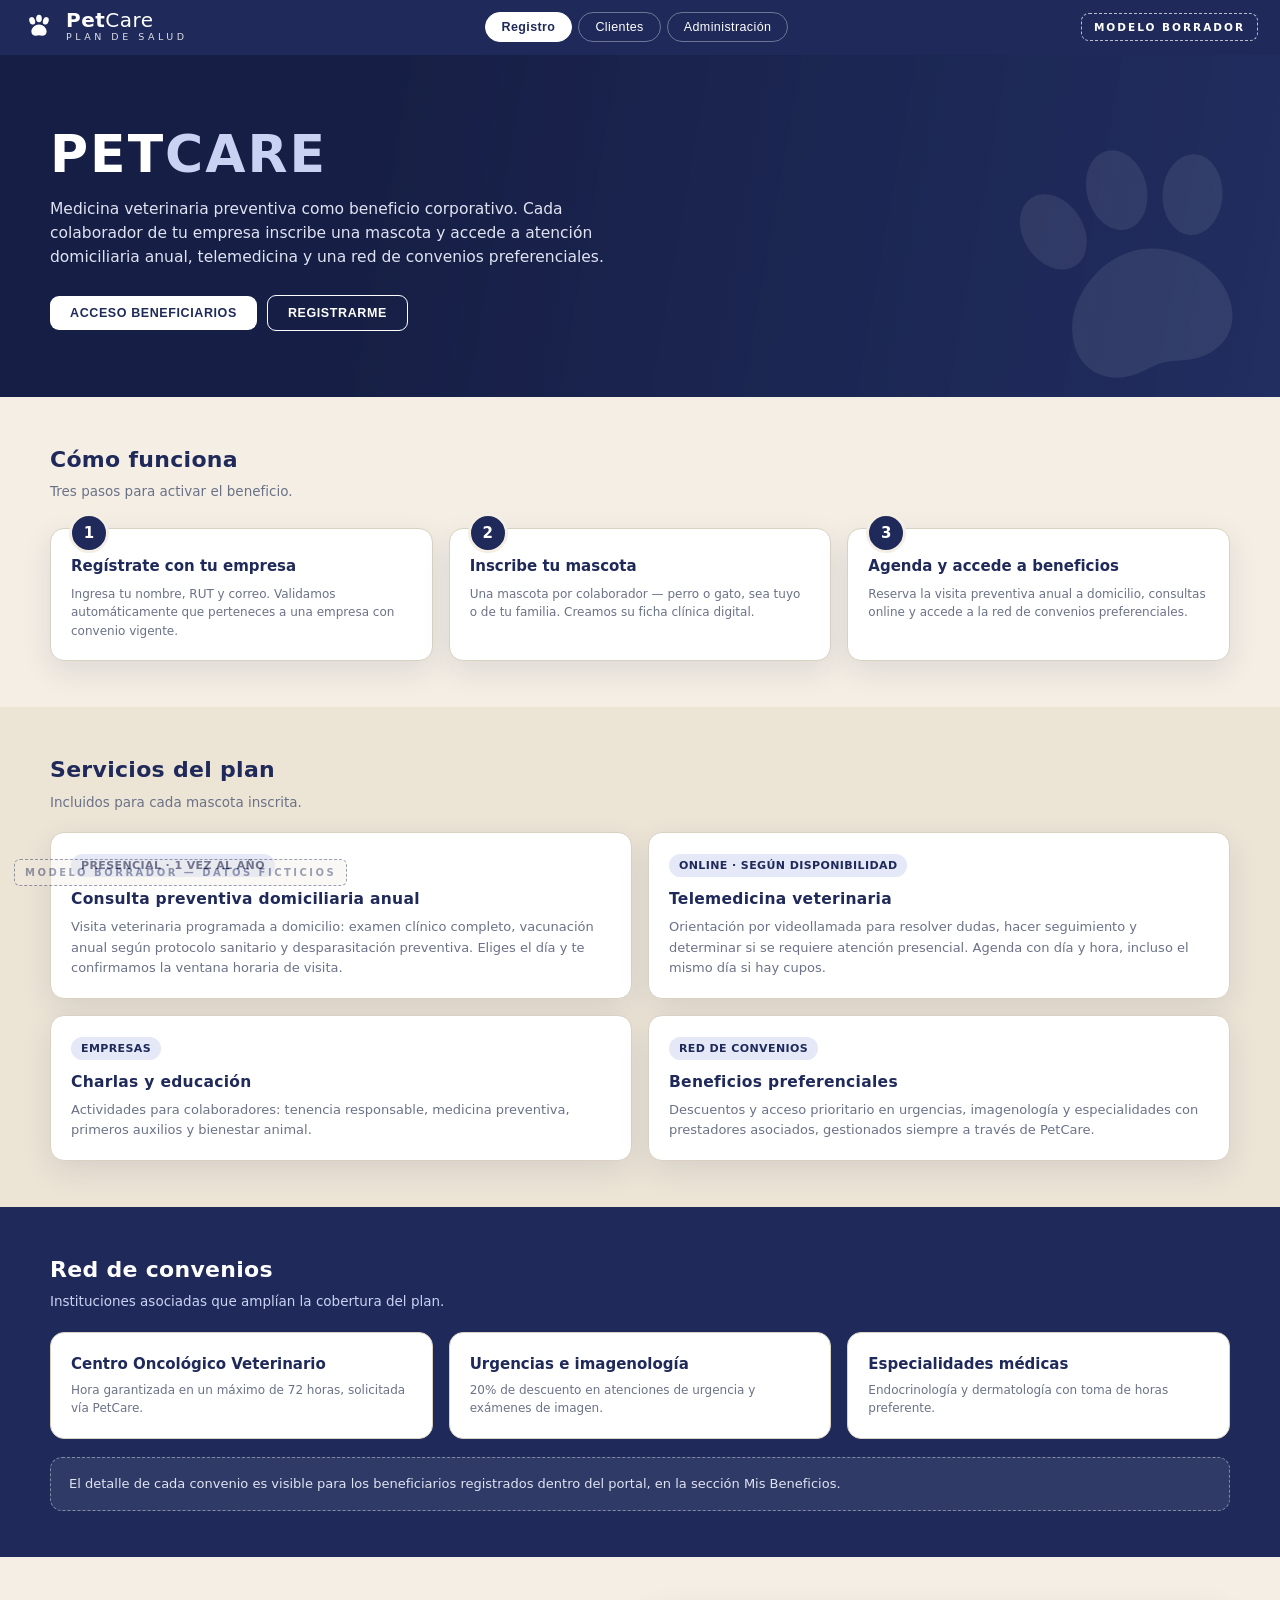
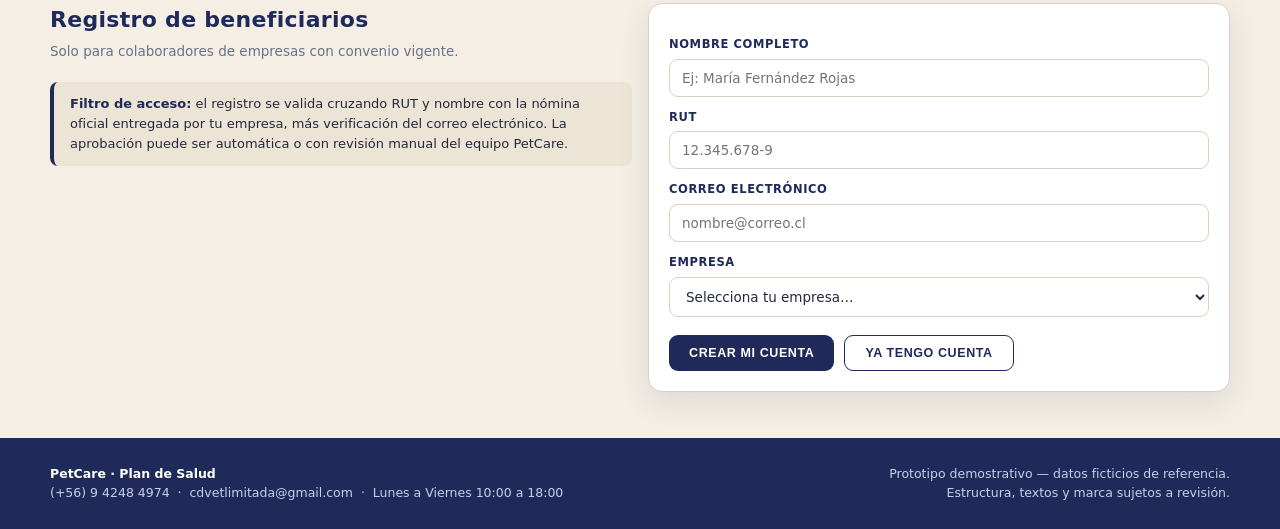
<file: index.html>
<!DOCTYPE html>
<html lang="es">
<head>
<meta charset="UTF-8">
<meta name="viewport" content="width=device-width, initial-scale=1.0">
<title>PetCare · Registro — Plan de Salud (Modelo Borrador)</title>
<link rel="stylesheet" href="css/styles.css">
</head>
<body>

<!-- ================= BARRA SUPERIOR ================= -->
<div class="topbar">
  <div class="brand" onclick="location.href='index.html'" style="cursor:pointer">
    <svg width="34" height="34" viewBox="0 0 24 24" fill="none"><g fill="#fff"><ellipse cx="7.2" cy="7.6" rx="2" ry="2.7" transform="rotate(-18 7.2 7.6)"/><ellipse cx="12" cy="6" rx="2" ry="2.7"/><ellipse cx="16.8" cy="7.6" rx="2" ry="2.7" transform="rotate(18 16.8 7.6)"/><path d="M12 10.2c-2.6 0-5.4 2.3-5.4 5 0 1.9 1.4 3 3.1 3 .9 0 1.6-.3 2.3-.3s1.4.3 2.3.3c1.7 0 3.1-1.1 3.1-3 0-2.7-2.8-5-5.4-5z"/></g></svg>
    <div>
      <div class="b1">Pet<span style="font-weight:400">Care</span></div>
      <div class="b2">PLAN DE SALUD</div>
    </div>
  </div>
  <nav class="viewnav" id="mainnav">
    <button class="act" onclick="location.href='index.html'">Registro</button>
    <button onclick="location.href='clientes.html'">Clientes</button>
    <button onclick="location.href='admin.html'">Administración</button>
  </nav>
  <div class="draftbadge">MODELO BORRADOR</div>
  <button class="navtoggle" aria-label="Abrir menú" aria-expanded="false" aria-controls="mainnav" onclick="toggleNav(this)">
    <svg class="bars" width="22" height="22" viewBox="0 0 24 24" fill="none" stroke="#fff" stroke-width="2" stroke-linecap="round"><path d="M3 6h18M3 12h18M3 18h18"/></svg>
    <svg class="x" width="22" height="22" viewBox="0 0 24 24" fill="none" stroke="#fff" stroke-width="2" stroke-linecap="round"><path d="M5 5l14 14M19 5L5 19"/></svg>
  </button>
</div>

<!-- ================= LANDING / REGISTRO ================= -->
<section id="v-landing">
  <div class="hero">
    <svg class="paw" width="360" height="360" viewBox="0 0 24 24" fill="#fff"><g><ellipse cx="7.2" cy="7.6" rx="2" ry="2.7" transform="rotate(-18 7.2 7.6)"/><ellipse cx="12" cy="6" rx="2" ry="2.7"/><ellipse cx="16.8" cy="7.6" rx="2" ry="2.7" transform="rotate(18 16.8 7.6)"/><path d="M12 10.2c-2.6 0-5.4 2.3-5.4 5 0 1.9 1.4 3 3.1 3 .9 0 1.6-.3 2.3-.3s1.4.3 2.3.3c1.7 0 3.1-1.1 3.1-3 0-2.7-2.8-5-5.4-5z"/></g></svg>
    <div class="hero-in">
      <h1>PET<span>CARE</span></h1>
      <p>Medicina veterinaria preventiva como beneficio corporativo. Cada colaborador de tu empresa inscribe una mascota y accede a atención domiciliaria anual, telemedicina y una red de convenios preferenciales.</p>
      <div class="hero-cta">
        <button class="btn light" onclick="location.href='clientes.html'">Acceso Beneficiarios</button>
        <button class="btn ghost" style="color:#fff;border-color:#fff" onclick="document.getElementById('registro').scrollIntoView()">Registrarme</button>
      </div>
    </div>
  </div>

  <div class="stripe">
    <div class="stripe-in">
      <h2 class="sec">Cómo funciona</h2>
      <p class="sub">Tres pasos para activar el beneficio.</p>
      <div class="grid g3 steps" style="margin-top:26px">
        <div class="card"><b style="color:var(--navy)">Regístrate con tu empresa</b><p class="mini" style="margin-top:6px">Ingresa tu nombre, RUT y correo. Validamos automáticamente que perteneces a una empresa con convenio vigente.</p></div>
        <div class="card"><b style="color:var(--navy)">Inscribe tu mascota</b><p class="mini" style="margin-top:6px">Una mascota por colaborador — perro o gato, sea tuyo o de tu familia. Creamos su ficha clínica digital.</p></div>
        <div class="card"><b style="color:var(--navy)">Agenda y accede a beneficios</b><p class="mini" style="margin-top:6px">Reserva la visita preventiva anual a domicilio, consultas online y accede a la red de convenios preferenciales.</p></div>
      </div>
    </div>
  </div>

  <div class="stripe" style="background:var(--cream-2)">
    <div class="stripe-in">
      <h2 class="sec">Servicios del plan</h2>
      <p class="sub">Incluidos para cada mascota inscrita.</p>
      <div class="grid" style="grid-template-columns:repeat(auto-fit,minmax(min(100%,440px),1fr))">
        <div class="card svc">
          <div class="tag"><span class="chip info">PRESENCIAL · 1 VEZ AL AÑO</span></div>
          <h3>Consulta preventiva domiciliaria anual</h3>
          <p>Visita veterinaria programada a domicilio: examen clínico completo, vacunación anual según protocolo sanitario y desparasitación preventiva. Eliges el día y te confirmamos la ventana horaria de visita.</p>
        </div>
        <div class="card svc">
          <div class="tag"><span class="chip info">ONLINE · SEGÚN DISPONIBILIDAD</span></div>
          <h3>Telemedicina veterinaria</h3>
          <p>Orientación por videollamada para resolver dudas, hacer seguimiento y determinar si se requiere atención presencial. Agenda con día y hora, incluso el mismo día si hay cupos.</p>
        </div>
        <div class="card svc">
          <div class="tag"><span class="chip info">EMPRESAS</span></div>
          <h3>Charlas y educación</h3>
          <p>Actividades para colaboradores: tenencia responsable, medicina preventiva, primeros auxilios y bienestar animal.</p>
        </div>
        <div class="card svc">
          <div class="tag"><span class="chip info">RED DE CONVENIOS</span></div>
          <h3>Beneficios preferenciales</h3>
          <p>Descuentos y acceso prioritario en urgencias, imagenología y especialidades con prestadores asociados, gestionados siempre a través de PetCare.</p>
        </div>
      </div>
    </div>
  </div>

  <div class="stripe dark">
    <div class="stripe-in">
      <h2 class="sec" style="color:#fff">Red de convenios</h2>
      <p class="sub" style="color:#c9d2f2">Instituciones asociadas que amplían la cobertura del plan.</p>
      <div class="grid g3">
        <div class="card" style="box-shadow:none"><b style="color:var(--navy)">Centro Oncológico Veterinario</b><p class="mini" style="margin-top:4px">Hora garantizada en un máximo de 72 horas, solicitada vía PetCare.</p></div>
        <div class="card" style="box-shadow:none"><b style="color:var(--navy)">Urgencias e imagenología</b><p class="mini" style="margin-top:4px">20% de descuento en atenciones de urgencia y exámenes de imagen.</p></div>
        <div class="card" style="box-shadow:none"><b style="color:var(--navy)">Especialidades médicas</b><p class="mini" style="margin-top:4px">Endocrinología y dermatología con toma de horas preferente.</p></div>
      </div>
      <div class="conv-lock">El detalle de cada convenio es visible para los beneficiarios registrados dentro del portal, en la sección Mis Beneficios.</div>
    </div>
  </div>

  <div class="stripe" id="registro">
    <div class="stripe-in grid g2">
      <div>
        <h2 class="sec">Registro de beneficiarios</h2>
        <p class="sub">Solo para colaboradores de empresas con convenio vigente.</p>
        <div class="note">
          <b>Filtro de acceso:</b> el registro se valida cruzando RUT y nombre con la nómina oficial entregada por tu empresa, más verificación del correo electrónico. La aprobación puede ser automática o con revisión manual del equipo PetCare.
        </div>
      </div>
      <div class="card">
        <label class="f" for="reg_nombre">Nombre completo</label>
        <input id="reg_nombre" type="text" placeholder="Ej: María Fernández Rojas">
        <label class="f" for="reg_rut">RUT</label>
        <input id="reg_rut" type="text" placeholder="12.345.678-9">
        <label class="f" for="reg_correo">Correo electrónico</label>
        <input id="reg_correo" type="email" placeholder="nombre@correo.cl">
        <label class="f" for="reg_empresa">Empresa</label>
        <select id="reg_empresa">
          <option value="">Selecciona tu empresa…</option>
          <option>Banco Andino S.A.</option>
          <option>Minera Cordillera SpA</option>
        </select>
        <div id="reg_msg" class="reg-msg" role="status" aria-live="polite"></div>
        <div style="margin-top:18px;display:flex;gap:10px;flex-wrap:wrap">
          <button id="reg_btn" class="btn" onclick="registrarBeneficiario()">Crear mi cuenta</button>
          <button class="btn ghost" onclick="location.href='clientes.html'">Ya tengo cuenta</button>
        </div>
      </div>
    </div>
  </div>

  <footer>
    <div class="foot-in">
      <div><b style="color:#fff">PetCare · Plan de Salud</b><br>(+56) 9 4248 4974 &nbsp;·&nbsp; cdvetlimitada@gmail.com &nbsp;·&nbsp; Lunes a Viernes 10:00 a 18:00</div>
      <div style="text-align:right">Prototipo demostrativo — datos ficticios de referencia.<br>Estructura, textos y marca sujetos a revisión.</div>
    </div>
  </footer>

  <!-- CTA flotante (burbuja) — solo mobile, misma acción que el "Registrarme" del hero -->
  <button class="fab-cta" onclick="document.getElementById('registro').scrollIntoView()">Registrarme</button>
</section>

<div class="wm">MODELO BORRADOR<span class="wm-x"> — DATOS FICTICIOS</span></div>
<div id="toast"></div>

<script src="js/common.js"></script>
<script>
  /* ---------- registro de beneficiarios -> Supabase ---------- */
  const SUPABASE_URL      = 'https://mhrquyuuvzovjyzbweyp.supabase.co';
  const SUPABASE_ANON_KEY = 'eyJhbGciOiJIUzI1NiIsInR5cCI6IkpXVCJ9.eyJpc3MiOiJzdXBhYmFzZSIsInJlZiI6Im1ocnF1eXV1dnpvdmp5emJ3ZXlwIiwicm9sZSI6ImFub24iLCJpYXQiOjE3ODQxNjM2MjcsImV4cCI6MjA5OTczOTYyN30.bv7zON-B6UEUwX9mhEukGTkN3FQN2iHX1cfR2FJVTzM';
  const SUPABASE_TABLA    = 'registros_beneficiarios';

  async function registrarBeneficiario(){
    const nombre  = document.getElementById('reg_nombre').value.trim();
    const rut     = document.getElementById('reg_rut').value.trim();
    const correo  = document.getElementById('reg_correo').value.trim();
    const empresa = document.getElementById('reg_empresa').value;
    const btn = document.getElementById('reg_btn');
    const msg = document.getElementById('reg_msg');
    const show = (t, ok) => { msg.textContent = t; msg.className = 'reg-msg show ' + (ok ? 'ok' : 'err'); };

    if(!nombre || !rut || !correo || !empresa){
      show('Completa todos los campos para continuar.', false); return;
    }
    if(!/^[^@\s]+@[^@\s]+\.[^@\s]+$/.test(correo)){
      show('Revisa el correo electrónico: no parece válido.', false); return;
    }
    if(SUPABASE_URL.includes('TU-PROYECTO') || SUPABASE_ANON_KEY === 'TU_ANON_KEY'){
      show('Falta configurar las credenciales de Supabase en el código.', false); return;
    }

    const original = btn.textContent;
    btn.disabled = true; btn.textContent = 'Enviando…';
    try{
      const r = await fetch(`${SUPABASE_URL}/rest/v1/${SUPABASE_TABLA}`, {
        method: 'POST',
        headers: {
          'apikey': SUPABASE_ANON_KEY,
          'Authorization': 'Bearer ' + SUPABASE_ANON_KEY,
          'Content-Type': 'application/json',
          'Prefer': 'return=minimal'
        },
        body: JSON.stringify({ nombre, rut, correo, empresa })
      });
      if(!r.ok){ throw new Error('HTTP ' + r.status + ' — ' + await r.text()); }
      show('¡Listo! Recibimos tu registro. Te contactaremos para validar tu acceso.', true);
      ['reg_nombre','reg_rut','reg_correo','reg_empresa'].forEach(id => document.getElementById(id).value = '');
      toast('Registro enviado a la base de datos.');
    }catch(e){
      console.error('Registro Supabase falló:', e);
      show('No pudimos guardar tu registro. Intenta nuevamente en unos minutos.', false);
    }finally{
      btn.disabled = false; btn.textContent = original;
    }
  }

  /* ---------- formato automático del RUT (puntos + guion) ---------- */
  function formatRut(v){
    let clean = v.replace(/[^0-9kK]/g, '').toUpperCase();  // solo dígitos y K
    clean = clean.slice(0, 9);                              // máx 8 dígitos + DV
    if(clean.length <= 1) return clean;                     // aún no hay DV
    let cuerpo = clean.slice(0, -1).replace(/\D/g, '');     // cuerpo solo dígitos
    let dv = clean.slice(-1);                               // dígito verificador (0-9 o K)
    cuerpo = cuerpo.replace(/\B(?=(\d{3})+(?!\d))/g, '.');  // puntos de miles
    return cuerpo + '-' + dv;
  }
  const rutInput = document.getElementById('reg_rut');
  if(rutInput){
    rutInput.setAttribute('inputmode', 'text');
    rutInput.addEventListener('input', function(){
      this.value = formatRut(this.value);
    });
  }
</script>
</body>
</html>
</file>
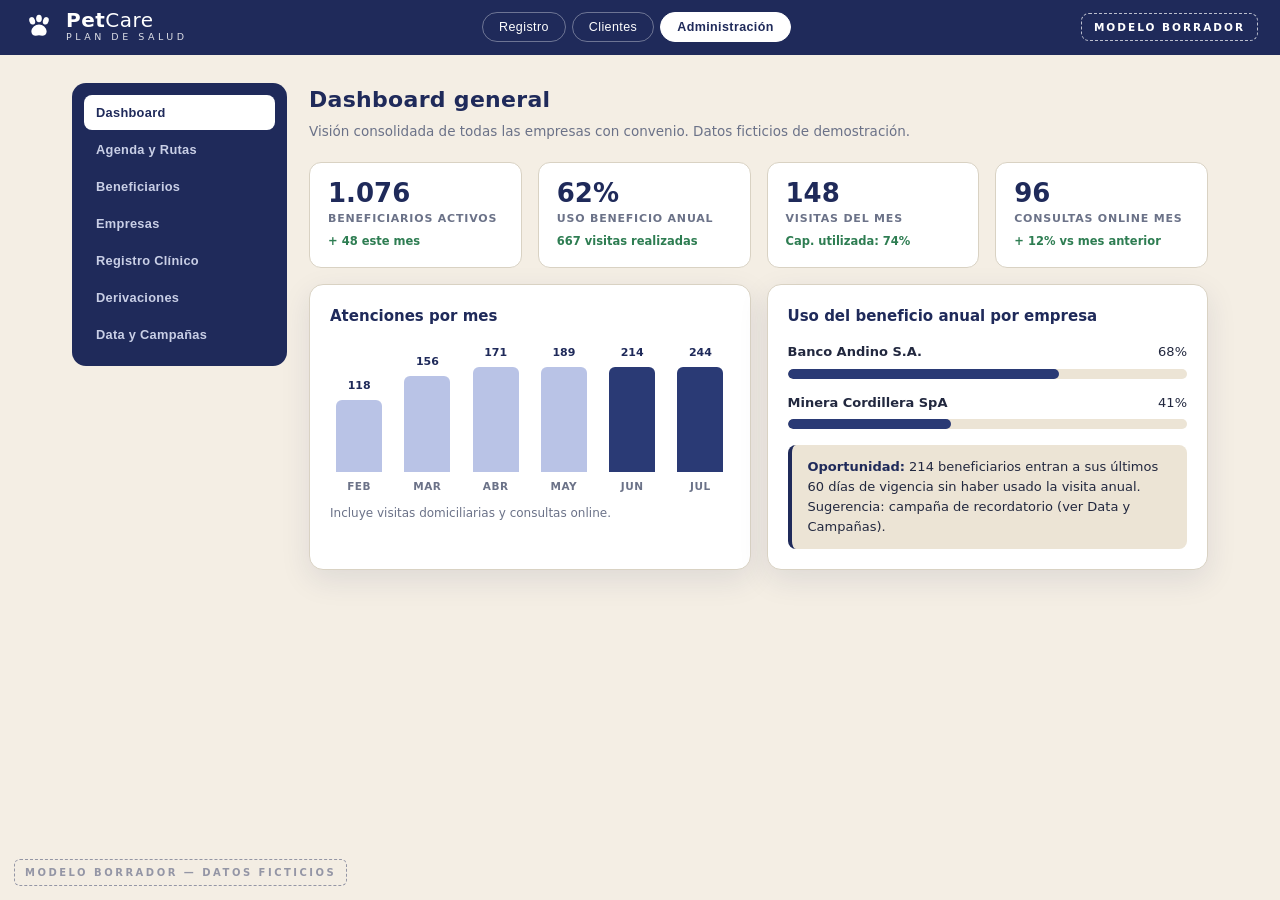
<file: admin.html>
<!DOCTYPE html>
<html lang="es">
<head>
<meta charset="UTF-8">
<meta name="viewport" content="width=device-width, initial-scale=1.0">
<title>PetCare · Administración — Plan de Salud (Modelo Borrador)</title>
<link rel="stylesheet" href="css/styles.css">
</head>
<body>

<!-- ================= BARRA SUPERIOR ================= -->
<div class="topbar">
  <div class="brand" onclick="location.href='index.html'" style="cursor:pointer">
    <svg width="34" height="34" viewBox="0 0 24 24" fill="none"><g fill="#fff"><ellipse cx="7.2" cy="7.6" rx="2" ry="2.7" transform="rotate(-18 7.2 7.6)"/><ellipse cx="12" cy="6" rx="2" ry="2.7"/><ellipse cx="16.8" cy="7.6" rx="2" ry="2.7" transform="rotate(18 16.8 7.6)"/><path d="M12 10.2c-2.6 0-5.4 2.3-5.4 5 0 1.9 1.4 3 3.1 3 .9 0 1.6-.3 2.3-.3s1.4.3 2.3.3c1.7 0 3.1-1.1 3.1-3 0-2.7-2.8-5-5.4-5z"/></g></svg>
    <div>
      <div class="b1">Pet<span style="font-weight:400">Care</span></div>
      <div class="b2">PLAN DE SALUD</div>
    </div>
  </div>
  <nav class="viewnav" id="mainnav">
    <button onclick="location.href='index.html'">Registro</button>
    <button onclick="location.href='clientes.html'">Clientes</button>
    <button class="act" onclick="location.href='admin.html'">Administración</button>
  </nav>
  <div class="draftbadge">MODELO BORRADOR</div>
  <button class="navtoggle" aria-label="Abrir menú" aria-expanded="false" aria-controls="mainnav" onclick="toggleNav(this)">
    <svg class="bars" width="22" height="22" viewBox="0 0 24 24" fill="none" stroke="#fff" stroke-width="2" stroke-linecap="round"><path d="M3 6h18M3 12h18M3 18h18"/></svg>
    <svg class="x" width="22" height="22" viewBox="0 0 24 24" fill="none" stroke="#fff" stroke-width="2" stroke-linecap="round"><path d="M5 5l14 14M19 5L5 19"/></svg>
  </button>
</div>

<!-- ================= PORTAL ADMINISTRACIÓN ================= -->
<section id="v-admin">
  <div class="wrap">
    <div class="admin-layout">
      <div class="sidenav" id="anav">
        <button class="act" onclick="pane('a','dash',this)">Dashboard</button>
        <button onclick="pane('a','rutas',this)">Agenda y Rutas</button>
        <button onclick="pane('a','usuarios',this)">Beneficiarios</button>
        <button onclick="pane('a','empresas',this)">Empresas</button>
        <button onclick="pane('a','atencion',this)">Registro Clínico</button>
        <button onclick="pane('a','deriv',this)">Derivaciones</button>
        <button onclick="pane('a','data',this)">Data y Campañas</button>
      </div>

      <div>
        <!-- ---- Dashboard ---- -->
        <div id="a-dash" class="pane act">
          <h2 class="sec">Dashboard general</h2>
          <p class="sub">Visión consolidada de todas las empresas con convenio. Datos ficticios de demostración.</p>
          <div class="grid g4">
            <div class="kpi"><div class="kn">1.076</div><div class="kl">Beneficiarios activos</div><div class="kd">+ 48 este mes</div></div>
            <div class="kpi"><div class="kn">62%</div><div class="kl">Uso beneficio anual</div><div class="kd">667 visitas realizadas</div></div>
            <div class="kpi"><div class="kn">148</div><div class="kl">Visitas del mes</div><div class="kd">Cap. utilizada: 74%</div></div>
            <div class="kpi"><div class="kn">96</div><div class="kl">Consultas online mes</div><div class="kd">+ 12% vs mes anterior</div></div>
          </div>
          <div class="grid g2" style="margin-top:16px">
            <div class="card">
              <b style="color:var(--navy)">Atenciones por mes</b>
              <div class="bars">
                <div class="bar"><span class="bv">118</span><div class="fill alt" style="height:48%"></div><span class="bl">FEB</span></div>
                <div class="bar"><span class="bv">156</span><div class="fill alt" style="height:64%"></div><span class="bl">MAR</span></div>
                <div class="bar"><span class="bv">171</span><div class="fill alt" style="height:70%"></div><span class="bl">ABR</span></div>
                <div class="bar"><span class="bv">189</span><div class="fill alt" style="height:77%"></div><span class="bl">MAY</span></div>
                <div class="bar"><span class="bv">214</span><div class="fill" style="height:88%"></div><span class="bl">JUN</span></div>
                <div class="bar"><span class="bv">244</span><div class="fill" style="height:100%"></div><span class="bl">JUL</span></div>
              </div>
              <p class="mini" style="margin-top:10px">Incluye visitas domiciliarias y consultas online.</p>
            </div>
            <div class="card">
              <b style="color:var(--navy)">Uso del beneficio anual por empresa</b>
              <div style="margin-top:14px">
                <div style="display:flex;justify-content:space-between;font-size:13px"><b>Banco Andino S.A.</b><span>68%</span></div>
                <div class="prog"><i style="width:68%"></i></div>
              </div>
              <div style="margin-top:14px">
                <div style="display:flex;justify-content:space-between;font-size:13px"><b>Minera Cordillera SpA</b><span>41%</span></div>
                <div class="prog"><i style="width:41%"></i></div>
              </div>
              <div style="margin-top:16px" class="note">
                <b>Oportunidad:</b> 214 beneficiarios entran a sus últimos 60 días de vigencia sin haber usado la visita anual. Sugerencia: campaña de recordatorio (ver Data y Campañas).
              </div>
            </div>
          </div>
        </div>

        <!-- ---- Agenda y Rutas ---- -->
        <div id="a-rutas" class="pane">
          <h2 class="sec">Agenda y rutas de visitas domiciliarias</h2>
          <p class="sub">La agenda de cada día se cierra 24 horas antes. Al cerrarla, el sistema ordena las visitas por cercanía geográfica y asigna ventanas horarias que se notifican a cada beneficiario.</p>
          <div class="card">
            <div class="routehead">
              <div>
                <b style="color:var(--navy);font-size:16px">Martes 14 de julio — Sector Oriente</b>
                <div class="mini">Veterinario asignado: Dr. C. Muñoz · Comunas: Las Condes, Providencia, Ñuñoa, La Reina</div>
              </div>
              <div style="display:flex;gap:8px;flex-wrap:wrap">
                <button class="btn sm ghost" onclick="toast('Demostración: agenda cerrada. Ruta optimizada y ventanas horarias asignadas.')">Cerrar agenda y armar ruta</button>
                <button class="btn sm" onclick="toast('Demostración: ventanas horarias notificadas por correo y WhatsApp a los 8 beneficiarios.')">Notificar ventanas horarias</button>
              </div>
            </div>
            <div class="cap" style="margin-bottom:14px">Cupos del día<div class="prog"><i style="width:80%"></i></div>8 / 10</div>
            <table>
              <tr><th>Orden ruta</th><th>Ventana</th><th>Beneficiario</th><th>Mascota</th><th>Comuna</th><th>Servicio</th><th>Estado</th></tr>
              <tr><td><b>1</b></td><td>09:00 – 10:30</td><td>R. Contreras</td><td>Bruno · Perro</td><td>La Reina</td><td>Control + vacuna</td><td><span class="chip ok">NOTIFICADO</span></td></tr>
              <tr><td><b>2</b></td><td>09:45 – 11:15</td><td>P. Salinas</td><td>Olivia · Gato</td><td>La Reina</td><td>Control + vacuna</td><td><span class="chip ok">NOTIFICADO</span></td></tr>
              <tr><td><b>3</b></td><td>10:30 – 12:00</td><td>M. Fernández</td><td>Kira · Gato</td><td>Ñuñoa</td><td>Control + vacuna</td><td><span class="chip ok">NOTIFICADO</span></td></tr>
              <tr><td><b>4</b></td><td>11:30 – 13:00</td><td>J. Espinoza</td><td>Teo · Perro</td><td>Ñuñoa</td><td>Control + vacuna</td><td><span class="chip warn">PENDIENTE</span></td></tr>
              <tr><td><b>5</b></td><td>13:45 – 15:15</td><td>C. Vidal</td><td>Luna · Perro</td><td>Providencia</td><td>Control + vacuna</td><td><span class="chip warn">PENDIENTE</span></td></tr>
              <tr><td><b>6</b></td><td>14:30 – 16:00</td><td>A. Torres</td><td>Milo · Gato</td><td>Providencia</td><td>Control + vacuna</td><td><span class="chip warn">PENDIENTE</span></td></tr>
              <tr><td><b>7</b></td><td>15:30 – 17:00</td><td>F. Herrera</td><td>Rocky · Perro</td><td>Las Condes</td><td>Control + vacuna</td><td><span class="chip warn">PENDIENTE</span></td></tr>
              <tr><td><b>8</b></td><td>16:15 – 17:45</td><td>V. Muñoz</td><td>Nala · Perro</td><td>Las Condes</td><td>Control + vacuna</td><td><span class="chip warn">PENDIENTE</span></td></tr>
            </table>
            <div class="note" style="margin-top:14px">
              <b>Parámetros configurables:</b> tope de visitas diarias (hoy: 10), sectores y sus días de atención, horario de cierre de agenda, y esquema de agendamiento (Opción A: días fijos por sector · Opción B: día libre con ruta optimizada). El prototipo permite comparar ambas opciones en el portal del beneficiario.
            </div>
          </div>
        </div>

        <!-- ---- Beneficiarios ---- -->
        <div id="a-usuarios" class="pane">
          <h2 class="sec">Beneficiarios y validación de acceso</h2>
          <p class="sub">Toda solicitud de registro se cruza contra la nómina entregada por la empresa (RUT + nombre) y se verifica el correo. La aprobación puede configurarse como automática o manual.</p>
          <div class="card">
            <div style="display:flex;gap:10px;align-items:center;margin-bottom:14px;flex-wrap:wrap">
              <b style="color:var(--navy)">Solicitudes recientes</b>
              <select style="max-width:240px;margin-left:auto"><option>Todas las empresas</option><option>Banco Andino S.A.</option><option>Minera Cordillera SpA</option></select>
            </div>
            <table>
              <tr><th>Solicitante</th><th>RUT</th><th>Empresa</th><th>Correo verificado</th><th>Cruce nómina</th><th>Estado</th><th></th></tr>
              <tr><td>L. Riquelme</td><td>14.782.xxx-x</td><td>Banco Andino</td><td><span class="chip ok">SÍ</span></td><td><span class="chip ok">COINCIDE</span></td><td><span class="chip ok">APROBADO AUTO</span></td><td></td></tr>
              <tr><td>S. Aravena</td><td>16.221.xxx-x</td><td>Minera Cordillera</td><td><span class="chip ok">SÍ</span></td><td><span class="chip warn">REVISAR</span></td><td><span class="chip warn">PENDIENTE</span></td>
                <td style="white-space:nowrap"><button class="btn sm" onclick="toast('Demostración: beneficiario aprobado manualmente.')">Aprobar</button> <button class="btn sm ghost" onclick="toast('Demostración: solicitud rechazada con aviso al solicitante.')">Rechazar</button></td></tr>
              <tr><td>D. Fuentes</td><td>18.907.xxx-x</td><td>Banco Andino</td><td><span class="chip warn">PENDIENTE</span></td><td><span class="chip ok">COINCIDE</span></td><td><span class="chip warn">ESPERANDO CORREO</span></td><td></td></tr>
              <tr><td>K. Morales</td><td>17.455.xxx-x</td><td>Banco Andino</td><td><span class="chip ok">SÍ</span></td><td><span class="chip bad">NO ENCONTRADO</span></td><td><span class="chip bad">RECHAZADO</span></td><td></td></tr>
            </table>
            <div class="note" style="margin-top:14px"><b>Regla del plan:</b> una mascota inscrita por colaborador. El sistema impide inscribir una segunda mascota bajo el mismo RUT.</div>
          </div>
        </div>

        <!-- ---- Empresas ---- -->
        <div id="a-empresas" class="pane">
          <h2 class="sec">Empresas con convenio</h2>
          <p class="sub">El valor del plan se define por dotación de colaboradores. Todos los beneficiarios acceden a los mismos servicios y convenios.</p>
          <div class="grid g2">
            <div class="card empcard">
              <h3>Banco Andino S.A.</h3>
              <div class="es">Convenio vigente desde 01-03-2026 · Contacto: Gerencia de Personas</div>
              <table>
                <tr><td>Dotación informada</td><td style="text-align:right"><b>1.240</b></td></tr>
                <tr><td>Beneficiarios registrados</td><td style="text-align:right"><b>862 (70%)</b></td></tr>
                <tr><td>Visitas anuales realizadas</td><td style="text-align:right"><b>586</b></td></tr>
                <tr><td>Consultas online acumuladas</td><td style="text-align:right"><b>431</b></td></tr>
              </table>
              <div style="margin-top:12px"><button class="btn sm ghost" onclick="toast('Demostración: reporte mensual de uso del beneficio para la empresa (PDF/Excel).')">Generar reporte para la empresa</button></div>
            </div>
            <div class="card empcard">
              <h3>Minera Cordillera SpA</h3>
              <div class="es">Convenio vigente desde 01-05-2026 · Contacto: Bienestar RRHH</div>
              <table>
                <tr><td>Dotación informada</td><td style="text-align:right"><b>380</b></td></tr>
                <tr><td>Beneficiarios registrados</td><td style="text-align:right"><b>214 (56%)</b></td></tr>
                <tr><td>Visitas anuales realizadas</td><td style="text-align:right"><b>81</b></td></tr>
                <tr><td>Consultas online acumuladas</td><td style="text-align:right"><b>66</b></td></tr>
              </table>
              <div style="margin-top:12px"><button class="btn sm ghost" onclick="toast('Demostración: reporte mensual de uso del beneficio para la empresa (PDF/Excel).')">Generar reporte para la empresa</button></div>
            </div>
          </div>
          <div class="note" style="margin-top:16px"><b>Valor para la venta:</b> el reporte de uso demuestra a cada empresa que el beneficio se está utilizando — respaldo clave para renovaciones y para presentar el proyecto a nuevas empresas y sindicatos.</div>
        </div>

        <!-- ---- Registro clínico ---- -->
        <div id="a-atencion" class="pane">
          <h2 class="sec">Registro clínico de atenciones</h2>
          <p class="sub">Vista para el equipo veterinario. Todo lo registrado aquí queda visible de inmediato en el perfil del beneficiario.</p>
          <div class="grid g2">
            <div class="card">
              <b style="color:var(--navy)">Registrar atención</b>
              <label class="f">Tipo de atención</label>
              <select><option>Consulta online</option><option>Visita domiciliaria anual</option></select>
              <label class="f">Mascota / Beneficiario</label>
              <select><option>Kira — M. Fernández (Banco Andino)</option><option>Bruno — R. Contreras (Banco Andino)</option><option>Teo — J. Espinoza (Minera Cordillera)</option></select>
              <label class="f">Motivo y hallazgos</label>
              <textarea rows="3" placeholder="Examen clínico, signos, evaluación…"></textarea>
              <label class="f">Indicaciones y receta</label>
              <textarea rows="3" placeholder="Tratamiento, medicamentos, controles…"></textarea>
              <label class="f">Derivación a convenio (opcional)</label>
              <select><option>Sin derivación</option><option>Oncología — COV (hora ≤ 72 hrs)</option><option>Urgencias (20% dcto.)</option><option>Imagenología (20% dcto.)</option><option>Endocrinología (preferente)</option><option>Dermatología (preferente)</option></select>
              <div style="margin-top:16px"><button class="btn" onclick="toast('Demostración: atención registrada y publicada en el perfil del beneficiario.')">Guardar atención</button></div>
            </div>
            <div class="card">
              <b style="color:var(--navy)">Últimas atenciones registradas</b>
              <table style="margin-top:10px">
                <tr><th>Fecha</th><th>Mascota</th><th>Tipo</th><th>Veterinario</th><th>Derivación</th></tr>
                <tr><td>11-07</td><td>Simón</td><td>Online</td><td>Dr. D. Soto</td><td>Dermatología</td></tr>
                <tr><td>11-07</td><td>Maya</td><td>Online</td><td>Dr. D. Soto</td><td>—</td></tr>
                <tr><td>10-07</td><td>Bruno</td><td>Domiciliaria</td><td>Dr. C. Muñoz</td><td>—</td></tr>
                <tr><td>10-07</td><td>Coco</td><td>Domiciliaria</td><td>Dr. C. Muñoz</td><td>Imagenología</td></tr>
                <tr><td>09-07</td><td>Nala</td><td>Online</td><td>Dr. D. Soto</td><td>—</td></tr>
              </table>
              <div class="note" style="margin-top:14px"><b>Por qué importa:</b> el registro da seguridad al beneficiario (antecedentes disponibles si acude a una clínica externa) y a la empresa (evidencia del servicio prestado). Y cada atención alimenta la base de datos del negocio.</div>
            </div>
          </div>
        </div>

        <!-- ---- Derivaciones ---- -->
        <div id="a-deriv" class="pane">
          <h2 class="sec">Derivaciones a la red de convenios</h2>
          <p class="sub">Toda derivación se canaliza a través de PetCare: el equipo coordina la hora con el prestador y el sistema deja trazabilidad completa — base para medir y liquidar los acuerdos con cada convenio.</p>
          <div class="card">
            <table>
              <tr><th>Fecha</th><th>Mascota</th><th>Convenio</th><th>Beneficio</th><th>Estado</th></tr>
              <tr><td>11-07</td><td>Simón</td><td>Dermatología</td><td>Hora preferente</td><td><span class="chip warn">COORDINANDO</span></td></tr>
              <tr><td>08-07</td><td>Coco</td><td>Imagenología</td><td>20% dcto. radiografía</td><td><span class="chip ok">AGENDADA</span></td></tr>
              <tr><td>04-07</td><td>Lola</td><td>Oncología — COV</td><td>Hora ≤ 72 hrs</td><td><span class="chip ok">ATENDIDA</span></td></tr>
              <tr><td>28-06</td><td>Max</td><td>Urgencias</td><td>20% dcto.</td><td><span class="chip ok">ATENDIDA</span></td></tr>
              <tr><td>21-06</td><td>Pelusa</td><td>Endocrinología</td><td>Hora preferente</td><td><span class="chip ok">ATENDIDA</span></td></tr>
            </table>
            <div class="grid g3" style="margin-top:16px">
              <div class="kpi"><div class="kn">31</div><div class="kl">Derivaciones acumuladas</div></div>
              <div class="kpi"><div class="kn">2,1 días</div><div class="kl">Tiempo prom. a hora COV</div></div>
              <div class="kpi"><div class="kn">100%</div><div class="kl">Canalizadas vía PetCare</div></div>
            </div>
            <div class="note" style="margin-top:16px"><b>Control del canal:</b> el beneficiario nunca contacta al prestador directamente — solicita desde su portal y PetCare gestiona. Así se protege el acuerdo comercial y el registro por paciente derivado.</div>
          </div>
        </div>

        <!-- ---- Data y campañas ---- -->
        <div id="a-data" class="pane">
          <h2 class="sec">Data y campañas</h2>
          <p class="sub">La plataforma acumula datos de cada registro, atención y derivación. Esos datos se convierten en segmentos accionables para recordatorios y email marketing.</p>
          <div class="grid g3">
            <div class="card">
              <span class="chip warn">SEGMENTO</span>
              <div class="kn" style="font-size:30px;font-weight:800;color:var(--navy);margin-top:8px">214</div>
              <b style="font-size:13.5px">Beneficio anual sin usar</b>
              <p class="mini" style="margin:6px 0 12px">Beneficiarios en los últimos 60 días de vigencia sin visita anual realizada.</p>
              <button class="btn sm" onclick="toast('Demostración: campaña de recordatorio programada para el segmento.')">Programar recordatorio</button>
            </div>
            <div class="card">
              <span class="chip warn">SEGMENTO</span>
              <div class="kn" style="font-size:30px;font-weight:800;color:var(--navy);margin-top:8px">89</div>
              <b style="font-size:13.5px">Vacunas próximas a vencer</b>
              <p class="mini" style="margin:6px 0 12px">Mascotas cuya vacunación anual vence dentro de los próximos 45 días.</p>
              <button class="btn sm" onclick="toast('Demostración: campaña de vacunación programada para el segmento.')">Programar recordatorio</button>
            </div>
            <div class="card">
              <span class="chip warn">SEGMENTO</span>
              <div class="kn" style="font-size:30px;font-weight:800;color:var(--navy);margin-top:8px">402</div>
              <b style="font-size:13.5px">Nunca han usado consulta online</b>
              <p class="mini" style="margin:6px 0 12px">Beneficiarios activos que aún no conocen la telemedicina del plan.</p>
              <button class="btn sm" onclick="toast('Demostración: campaña de activación programada para el segmento.')">Programar campaña</button>
            </div>
          </div>
          <div class="card" style="margin-top:16px">
            <b style="color:var(--navy)">Vista previa — correo de recordatorio</b>
            <div style="border:1px solid var(--line);border-radius:10px;padding:18px;margin-top:12px;background:var(--cream)">
              <div style="font-size:12px;color:var(--muted)">Asunto: Kira aún tiene su visita veterinaria anual disponible</div>
              <div style="margin-top:10px;font-size:13.5px">Hola María, tu beneficio PetCare vence el 31-12-2026 y aún tienes disponible la visita preventiva anual de Kira: control sano, vacunación y desparasitación, en tu casa y sin costo. Reserva tu día en el portal.</div>
              <div style="margin-top:12px"><span class="btn sm" style="pointer-events:none">Reservar mi visita</span></div>
            </div>
            <div class="note" style="margin-top:14px"><b>Etapa 2 del proyecto:</b> automatizar estos envíos (correo y WhatsApp) y sumar promociones de servicios adicionales sobre la misma base de datos.</div>
          </div>
        </div>
      </div>
    </div>
  </div>
</section>

<div class="wm">MODELO BORRADOR<span class="wm-x"> — DATOS FICTICIOS</span></div>
<div id="toast"></div>

<script src="js/common.js"></script>
</body>
</html>
</file>
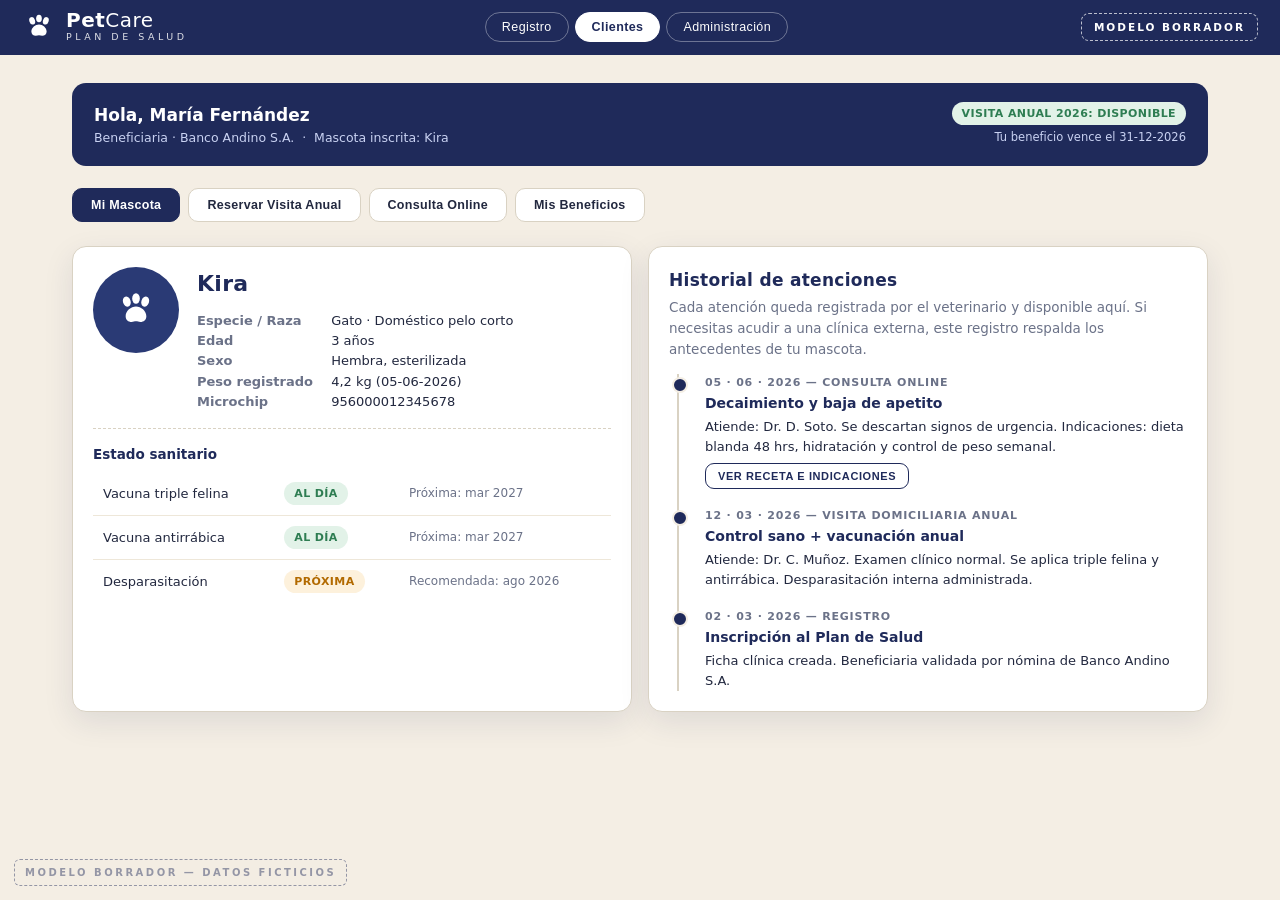
<file: clientes.html>
<!DOCTYPE html>
<html lang="es">
<head>
<meta charset="UTF-8">
<meta name="viewport" content="width=device-width, initial-scale=1.0">
<title>PetCare · Clientes — Plan de Salud (Modelo Borrador)</title>
<link rel="stylesheet" href="css/styles.css">
</head>
<body>

<!-- ================= BARRA SUPERIOR ================= -->
<div class="topbar">
  <div class="brand" onclick="location.href='index.html'" style="cursor:pointer">
    <svg width="34" height="34" viewBox="0 0 24 24" fill="none"><g fill="#fff"><ellipse cx="7.2" cy="7.6" rx="2" ry="2.7" transform="rotate(-18 7.2 7.6)"/><ellipse cx="12" cy="6" rx="2" ry="2.7"/><ellipse cx="16.8" cy="7.6" rx="2" ry="2.7" transform="rotate(18 16.8 7.6)"/><path d="M12 10.2c-2.6 0-5.4 2.3-5.4 5 0 1.9 1.4 3 3.1 3 .9 0 1.6-.3 2.3-.3s1.4.3 2.3.3c1.7 0 3.1-1.1 3.1-3 0-2.7-2.8-5-5.4-5z"/></g></svg>
    <div>
      <div class="b1">Pet<span style="font-weight:400">Care</span></div>
      <div class="b2">PLAN DE SALUD</div>
    </div>
  </div>
  <nav class="viewnav" id="mainnav">
    <button onclick="location.href='index.html'">Registro</button>
    <button class="act" onclick="location.href='clientes.html'">Clientes</button>
    <button onclick="location.href='admin.html'">Administración</button>
  </nav>
  <div class="draftbadge">MODELO BORRADOR</div>
  <button class="navtoggle" aria-label="Abrir menú" aria-expanded="false" aria-controls="mainnav" onclick="toggleNav(this)">
    <svg class="bars" width="22" height="22" viewBox="0 0 24 24" fill="none" stroke="#fff" stroke-width="2" stroke-linecap="round"><path d="M3 6h18M3 12h18M3 18h18"/></svg>
    <svg class="x" width="22" height="22" viewBox="0 0 24 24" fill="none" stroke="#fff" stroke-width="2" stroke-linecap="round"><path d="M5 5l14 14M19 5L5 19"/></svg>
  </button>
</div>

<!-- ================= PORTAL BENEFICIARIO ================= -->
<section id="v-benef">
  <div class="wrap">
    <div class="welcome">
      <div>
        <div class="wname">Hola, María Fernández</div>
        <div class="wsub">Beneficiaria · Banco Andino S.A. &nbsp;·&nbsp; Mascota inscrita: Kira</div>
      </div>
      <div style="text-align:right">
        <span class="chip ok">VISITA ANUAL 2026: DISPONIBLE</span><br>
        <span style="font-size:11.5px;color:#c9d2f2">Tu beneficio vence el 31-12-2026</span>
      </div>
    </div>

    <div class="subnav" id="bnav">
      <button class="act" onclick="pane('b','mascota',this)">Mi Mascota</button>
      <button onclick="pane('b','anual',this)">Reservar Visita Anual</button>
      <button onclick="pane('b','online',this)">Consulta Online</button>
      <button onclick="pane('b','benefs',this)">Mis Beneficios</button>
    </div>

    <!-- ---- Mi mascota ---- -->
    <div id="b-mascota" class="pane act">
      <div class="grid g2">
        <div class="card">
          <div class="petcard">
            <div class="petavatar"><svg width="46" height="46" viewBox="0 0 24 24" fill="#fff"><g><ellipse cx="7.2" cy="7.6" rx="2" ry="2.7" transform="rotate(-18 7.2 7.6)"/><ellipse cx="12" cy="6" rx="2" ry="2.7"/><ellipse cx="16.8" cy="7.6" rx="2" ry="2.7" transform="rotate(18 16.8 7.6)"/><path d="M12 10.2c-2.6 0-5.4 2.3-5.4 5 0 1.9 1.4 3 3.1 3 .9 0 1.6-.3 2.3-.3s1.4.3 2.3.3c1.7 0 3.1-1.1 3.1-3 0-2.7-2.8-5-5.4-5z"/></g></svg></div>
            <div style="flex:1">
              <h2 class="sec" style="margin-bottom:10px">Kira</h2>
              <div class="kv"><b>Especie / Raza</b> Gato · Doméstico pelo corto</div>
              <div class="kv"><b>Edad</b> 3 años</div>
              <div class="kv"><b>Sexo</b> Hembra, esterilizada</div>
              <div class="kv"><b>Peso registrado</b> 4,2 kg (05-06-2026)</div>
              <div class="kv"><b>Microchip</b> 956000012345678</div>
            </div>
          </div>
          <div style="margin-top:16px;border-top:1px dashed var(--line);padding-top:14px">
            <b style="color:var(--navy);font-size:13.5px">Estado sanitario</b>
            <table style="margin-top:6px">
              <tr><td>Vacuna triple felina</td><td><span class="chip ok">AL DÍA</span></td><td class="mini">Próxima: mar 2027</td></tr>
              <tr><td>Vacuna antirrábica</td><td><span class="chip ok">AL DÍA</span></td><td class="mini">Próxima: mar 2027</td></tr>
              <tr><td>Desparasitación</td><td><span class="chip warn">PRÓXIMA</span></td><td class="mini">Recomendada: ago 2026</td></tr>
            </table>
          </div>
        </div>
        <div class="card">
          <h2 class="sec" style="font-size:17px">Historial de atenciones</h2>
          <p class="sub" style="margin-bottom:14px">Cada atención queda registrada por el veterinario y disponible aquí. Si necesitas acudir a una clínica externa, este registro respalda los antecedentes de tu mascota.</p>
          <ul class="timeline">
            <li>
              <div class="tdate">05 · 06 · 2026 — Consulta online</div>
              <div class="ttitle">Decaimiento y baja de apetito</div>
              <p>Atiende: Dr. D. Soto. Se descartan signos de urgencia. Indicaciones: dieta blanda 48 hrs, hidratación y control de peso semanal.</p>
              <div style="margin-top:6px"><button class="btn sm ghost" onclick="toast('Demostración: descarga de receta / indicaciones en PDF.')">Ver receta e indicaciones</button></div>
            </li>
            <li>
              <div class="tdate">12 · 03 · 2026 — Visita domiciliaria anual</div>
              <div class="ttitle">Control sano + vacunación anual</div>
              <p>Atiende: Dr. C. Muñoz. Examen clínico normal. Se aplica triple felina y antirrábica. Desparasitación interna administrada.</p>
            </li>
            <li>
              <div class="tdate">02 · 03 · 2026 — Registro</div>
              <div class="ttitle">Inscripción al Plan de Salud</div>
              <p>Ficha clínica creada. Beneficiaria validada por nómina de Banco Andino S.A.</p>
            </li>
          </ul>
        </div>
      </div>
    </div>

    <!-- ---- Reserva anual ---- -->
    <div id="b-anual" class="pane">
      <div class="grid" style="grid-template-columns:1fr;max-width:860px">
        <div class="note" style="margin-bottom:4px">
          <b>Así funciona la visita anual:</b> eliges solo el <b>día</b> (no la hora). La agenda del día se cierra 24 horas antes para organizar la ruta de visitas y te confirmaremos una <b>ventana horaria</b> por correo o WhatsApp. Incluye control sano, vacunación anual y desparasitación. Una visita por mascota inscrita por año.
        </div>
        <div class="card">
          <div style="display:flex;justify-content:space-between;align-items:center;gap:10px;flex-wrap:wrap">
            <h2 class="sec" style="font-size:17px">Selecciona el día de tu visita</h2>
            <div class="optswitch">
              <button class="act" onclick="optA(this)">Opción A · Días por sector</button>
              <button onclick="optB(this)">Opción B · Día libre</button>
            </div>
          </div>
          <div id="optdesc" class="mini" style="margin-bottom:6px">
            <b>Opción A:</b> cada sector de la ciudad tiene días fijos de atención (tu comuna, Ñuñoa, corresponde al sector Oriente: martes y jueves). Permite rutas más eficientes.
          </div>
          <label class="f">Comuna de la visita</label>
          <select id="comuna" onchange="optRefresh()" style="max-width:320px">
            <option value="oriente">Ñuñoa — Sector Oriente</option>
            <option value="norte">Conchalí — Sector Norte</option>
            <option value="sur">La Florida — Sector Sur</option>
            <option value="poniente">Maipú — Sector Poniente</option>
          </select>
          <div class="days" id="days"></div>
          <div class="mini" id="cupomsg" style="margin-bottom:12px"></div>
          <button class="btn" onclick="toast('Demostración: visita solicitada. El día previo recibirás tu ventana horaria confirmada.')">Solicitar visita</button>
        </div>
      </div>
    </div>

    <!-- ---- Consulta online ---- -->
    <div id="b-online" class="pane">
      <div class="grid" style="grid-template-columns:1fr;max-width:860px">
        <div class="note" style="margin-bottom:4px">
          <b>Consulta online:</b> agenda flexible con día y hora. Si hay cupos, puedes reservar incluso para hoy. La atención es por videollamada y queda registrada en la ficha de tu mascota.
        </div>
        <div class="card">
          <h2 class="sec" style="font-size:17px">Agenda tu videoconsulta</h2>
          <div class="days" id="odays"></div>
          <b style="color:var(--navy);font-size:13px">Horas disponibles</b>
          <div class="hours" id="ohours"></div>
          <button class="btn" onclick="toast('Demostración: videoconsulta agendada. Recibirás el enlace de conexión por correo.')">Confirmar hora</button>
        </div>
      </div>
    </div>

    <!-- ---- Beneficios ---- -->
    <div id="b-benefs" class="pane">
      <div class="note" style="margin-bottom:18px;max-width:860px">
        <b>Importante:</b> todos los beneficios de la red se gestionan <b>a través de PetCare</b>. Solicita la derivación desde aquí y nosotros coordinamos directamente con el prestador tu descuento u hora preferente.
      </div>
      <div class="grid g3">
        <div class="benef">
          <div class="bigdisc">≤ 72 hrs</div>
          <h4>Oncología — Centro Oncológico Veterinario</h4>
          <p class="mini">Hora garantizada en máximo 72 horas en el centro de referencia oncológica de Santiago.</p>
          <div class="via">Derivación exclusiva vía PetCare</div>
          <div style="margin-top:10px"><button class="btn sm" onclick="toast('Demostración: solicitud de derivación enviada al equipo PetCare.')">Solicitar derivación</button></div>
        </div>
        <div class="benef">
          <div class="bigdisc">20%</div>
          <h4>Urgencias veterinarias</h4>
          <p class="mini">Descuento en atenciones de urgencia con clínica asociada, incluida alternativa de atención 24 horas.</p>
          <div class="via">Derivación exclusiva vía PetCare</div>
          <div style="margin-top:10px"><button class="btn sm" onclick="toast('Demostración: solicitud de derivación enviada al equipo PetCare.')">Solicitar derivación</button></div>
        </div>
        <div class="benef">
          <div class="bigdisc">20%</div>
          <h4>Imagenología</h4>
          <p class="mini">Descuento en radiografías y exámenes de imagen con prestadores asociados.</p>
          <div class="via">Derivación exclusiva vía PetCare</div>
          <div style="margin-top:10px"><button class="btn sm" onclick="toast('Demostración: solicitud de derivación enviada al equipo PetCare.')">Solicitar derivación</button></div>
        </div>
        <div class="benef">
          <div class="bigdisc">Preferente</div>
          <h4>Endocrinología</h4>
          <p class="mini">Toma de horas preferente con especialista asociado.</p>
          <div class="via">Derivación exclusiva vía PetCare</div>
          <div style="margin-top:10px"><button class="btn sm" onclick="toast('Demostración: solicitud de derivación enviada al equipo PetCare.')">Solicitar derivación</button></div>
        </div>
        <div class="benef">
          <div class="bigdisc">Preferente</div>
          <h4>Dermatología</h4>
          <p class="mini">Toma de horas preferente con especialista asociado.</p>
          <div class="via">Derivación exclusiva vía PetCare</div>
          <div style="margin-top:10px"><button class="btn sm" onclick="toast('Demostración: solicitud de derivación enviada al equipo PetCare.')">Solicitar derivación</button></div>
        </div>
      </div>
    </div>
  </div>
</section>

<div class="wm">MODELO BORRADOR<span class="wm-x"> — DATOS FICTICIOS</span></div>
<div id="toast"></div>

<script src="js/common.js"></script>
<script>
  /* ---------- reserva presencial: opciones A/B ---------- */
  const DAYS = [
    {dw:'MAR', dn:14, sector:'oriente',  cupos:2},
    {dw:'MIÉ', dn:15, sector:'norte',    cupos:6},
    {dw:'JUE', dn:16, sector:'oriente',  cupos:5},
    {dw:'VIE', dn:17, sector:'poniente', cupos:8},
    {dw:'LUN', dn:20, sector:'sur',      cupos:9},
    {dw:'MAR', dn:21, sector:'oriente',  cupos:10},
    {dw:'MIÉ', dn:22, sector:'norte',    cupos:10},
    {dw:'JUE', dn:23, sector:'oriente',  cupos:7},
    {dw:'VIE', dn:24, sector:'poniente', cupos:10},
  ];
  let modo = 'A';
  function optA(btn){ modo='A'; switchOpt(btn,
    '<b>Opción A:</b> cada sector de la ciudad tiene días fijos de atención. Solo se habilitan los días que corresponden a la comuna seleccionada — rutas máximamente eficientes.'); }
  function optB(btn){ modo='B'; switchOpt(btn,
    '<b>Opción B:</b> eliges cualquier día con cupos disponibles. Al cierre de la agenda (24 hrs antes), la ruta se ordena geográficamente para minimizar desplazamientos.'); }
  function switchOpt(btn, desc){
    btn.parentElement.querySelectorAll('button').forEach(b=>b.classList.remove('act'));
    btn.classList.add('act');
    document.getElementById('optdesc').innerHTML = desc;
    optRefresh();
  }
  function optRefresh(){
    const sector = document.getElementById('comuna').value;
    const c = document.getElementById('days'); c.innerHTML='';
    DAYS.forEach(d=>{
      const off = (modo==='A' && d.sector!==sector) || d.cupos===0;
      const el = document.createElement('div');
      el.className = 'day'+(off?' off':'');
      el.innerHTML = `<div class="dw">${d.dw}</div><div class="dn">${d.dn}</div><div class="dx">JUL · ${d.cupos} cupos</div>`;
      if(!off){ el.onclick = ()=>{
        c.querySelectorAll('.day').forEach(x=>x.classList.remove('sel'));
        el.classList.add('sel');
        document.getElementById('cupomsg').innerHTML =
          `Seleccionaste el <b>${d.dw} ${d.dn} de julio</b>. Solo eliges el día: el ${d.dn-1} de julio, al cierre de la agenda, te confirmaremos tu ventana horaria.`;
      };}
      c.appendChild(el);
    });
    document.getElementById('cupomsg').textContent = '';
  }

  /* ---------- consulta online ---------- */
  const ODAYS = [
    {dw:'HOY', dn:12, hrs:['16:00','17:30','18:30']},
    {dw:'LUN', dn:13, hrs:['09:00','10:30','12:00','16:00','17:30']},
    {dw:'MAR', dn:14, hrs:['09:00','11:00','15:00','18:00']},
    {dw:'MIÉ', dn:15, hrs:['10:00','12:30','16:30']},
    {dw:'JUE', dn:16, hrs:['09:30','11:30','15:30','17:00','18:30']},
  ];
  function orender(){
    const c = document.getElementById('odays'); c.innerHTML='';
    ODAYS.forEach((d,i)=>{
      const el = document.createElement('div');
      el.className = 'day'+(i===0?' sel':'');
      el.innerHTML = `<div class="dw">${d.dw}</div><div class="dn">${d.dn}</div><div class="dx">JUL · ${d.hrs.length} horas</div>`;
      el.onclick = ()=>{ c.querySelectorAll('.day').forEach(x=>x.classList.remove('sel')); el.classList.add('sel'); ohours(d); };
      c.appendChild(el);
    });
    ohours(ODAYS[0]);
  }
  function ohours(d){
    const h = document.getElementById('ohours'); h.innerHTML='';
    const all = ['09:00','09:30','10:00','10:30','11:00','11:30','12:00','12:30','15:00','15:30','16:00','16:30','17:00','17:30','18:00','18:30'];
    all.forEach(x=>{
      const b = document.createElement('div');
      const on = d.hrs.includes(x);
      b.className = 'hr'+(on?'':' off');
      b.textContent = x;
      if(on){ b.onclick = ()=>{ h.querySelectorAll('.hr').forEach(y=>y.classList.remove('sel')); b.classList.add('sel'); }; }
      h.appendChild(b);
    });
  }

  optRefresh();
  orender();
</script>
</body>
</html>
</file>
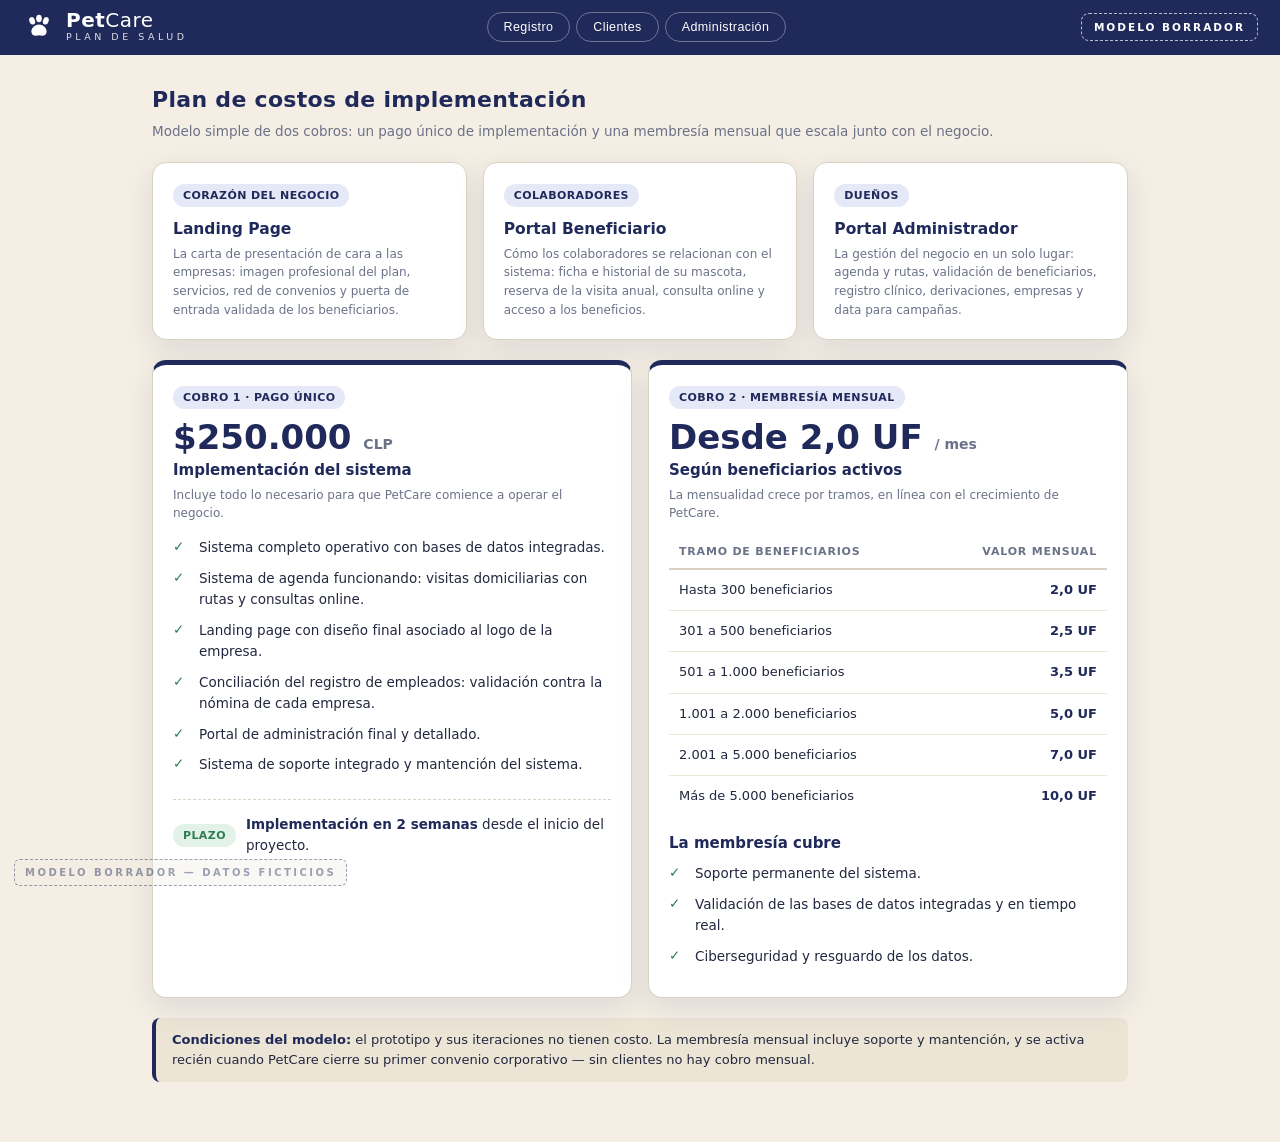
<file: costos.html>
<!DOCTYPE html>
<html lang="es">
<head>
<meta charset="UTF-8">
<meta name="viewport" content="width=device-width, initial-scale=1.0">
<title>PetCare · Plan de Costos (Interno — Modelo Borrador)</title>
<link rel="stylesheet" href="css/styles.css">
</head>
<body>

<!-- ================= BARRA SUPERIOR ================= -->
<div class="topbar">
  <div class="brand" onclick="location.href='index.html'" style="cursor:pointer">
    <svg width="34" height="34" viewBox="0 0 24 24" fill="none"><g fill="#fff"><ellipse cx="7.2" cy="7.6" rx="2" ry="2.7" transform="rotate(-18 7.2 7.6)"/><ellipse cx="12" cy="6" rx="2" ry="2.7"/><ellipse cx="16.8" cy="7.6" rx="2" ry="2.7" transform="rotate(18 16.8 7.6)"/><path d="M12 10.2c-2.6 0-5.4 2.3-5.4 5 0 1.9 1.4 3 3.1 3 .9 0 1.6-.3 2.3-.3s1.4.3 2.3.3c1.7 0 3.1-1.1 3.1-3 0-2.7-2.8-5-5.4-5z"/></g></svg>
    <div>
      <div class="b1">Pet<span style="font-weight:400">Care</span></div>
      <div class="b2">PLAN DE SALUD</div>
    </div>
  </div>
  <nav class="viewnav" id="mainnav">
    <button onclick="location.href='index.html'">Registro</button>
    <button onclick="location.href='clientes.html'">Clientes</button>
    <button onclick="location.href='admin.html'">Administración</button>
  </nav>
  <div class="draftbadge">MODELO BORRADOR</div>
  <button class="navtoggle" aria-label="Abrir menú" aria-expanded="false" aria-controls="mainnav" onclick="toggleNav(this)">
    <svg class="bars" width="22" height="22" viewBox="0 0 24 24" fill="none" stroke="#fff" stroke-width="2" stroke-linecap="round"><path d="M3 6h18M3 12h18M3 18h18"/></svg>
    <svg class="x" width="22" height="22" viewBox="0 0 24 24" fill="none" stroke="#fff" stroke-width="2" stroke-linecap="round"><path d="M5 5l14 14M19 5L5 19"/></svg>
  </button>
</div>

<!-- ================= PLAN DE COSTOS ================= -->
<section id="v-costos">
  <div class="wrap" style="max-width:1020px">
    <h2 class="sec">Plan de costos de implementación</h2>
    <p class="sub">Modelo simple de dos cobros: un pago único de implementación y una membresía mensual que escala junto con el negocio.</p>

    <div class="grid g3" style="margin-bottom:20px">
      <div class="card comp">
        <span class="chip info">CORAZÓN DEL NEGOCIO</span>
        <h3>Landing Page</h3>
        <p class="mini">La carta de presentación de cara a las empresas: imagen profesional del plan, servicios, red de convenios y puerta de entrada validada de los beneficiarios.</p>
      </div>
      <div class="card comp">
        <span class="chip info">COLABORADORES</span>
        <h3>Portal Beneficiario</h3>
        <p class="mini">Cómo los colaboradores se relacionan con el sistema: ficha e historial de su mascota, reserva de la visita anual, consulta online y acceso a los beneficios.</p>
      </div>
      <div class="card comp">
        <span class="chip info">DUEÑOS</span>
        <h3>Portal Administrador</h3>
        <p class="mini">La gestión del negocio en un solo lugar: agenda y rutas, validación de beneficiarios, registro clínico, derivaciones, empresas y data para campañas.</p>
      </div>
    </div>

    <div class="grid g2">
      <div class="card" style="border-top:5px solid var(--navy)">
        <span class="chip info">COBRO 1 · PAGO ÚNICO</span>
        <div class="price">$250.000 <small>CLP</small></div>
        <b style="color:var(--navy)">Implementación del sistema</b>
        <p class="mini" style="margin-top:4px">Incluye todo lo necesario para que PetCare comience a operar el negocio.</p>
        <ul class="clist">
          <li>Sistema completo operativo con bases de datos integradas.</li>
          <li>Sistema de agenda funcionando: visitas domiciliarias con rutas y consultas online.</li>
          <li>Landing page con diseño final asociado al logo de la empresa.</li>
          <li>Conciliación del registro de empleados: validación contra la nómina de cada empresa.</li>
          <li>Portal de administración final y detallado.</li>
          <li>Sistema de soporte integrado y mantención del sistema.</li>
        </ul>
        <div style="margin-top:14px;padding-top:14px;border-top:1px dashed var(--line);display:flex;align-items:center;gap:10px">
          <span class="chip ok">PLAZO</span>
          <span style="font-size:13.5px;color:var(--ink)"><b style="color:var(--navy)">Implementación en 2 semanas</b> desde el inicio del proyecto.</span>
        </div>
      </div>
      <div class="card" style="border-top:5px solid var(--navy)">
        <span class="chip info">COBRO 2 · MEMBRESÍA MENSUAL</span>
        <div class="price">Desde 2,0 UF <small>/ mes</small></div>
        <b style="color:var(--navy)">Según beneficiarios activos</b>
        <p class="mini" style="margin-top:4px">La mensualidad crece por tramos, en línea con el crecimiento de PetCare.</p>
        <table class="pricetbl" style="margin-top:12px">
          <tr><th>Tramo de beneficiarios</th><th style="text-align:right">Valor mensual</th></tr>
          <tr><td>Hasta 300 beneficiarios</td><td>2,0 UF</td></tr>
          <tr><td>301 a 500 beneficiarios</td><td>2,5 UF</td></tr>
          <tr><td>501 a 1.000 beneficiarios</td><td>3,5 UF</td></tr>
          <tr><td>1.001 a 2.000 beneficiarios</td><td>5,0 UF</td></tr>
          <tr><td>2.001 a 5.000 beneficiarios</td><td>7,0 UF</td></tr>
          <tr><td>Más de 5.000 beneficiarios</td><td>10,0 UF</td></tr>
        </table>
        <b style="color:var(--navy);display:block;margin-top:16px">La membresía cubre</b>
        <ul class="clist" style="margin-top:8px">
          <li>Soporte permanente del sistema.</li>
          <li>Validación de las bases de datos integradas y en tiempo real.</li>
          <li>Ciberseguridad y resguardo de los datos.</li>
        </ul>
      </div>
    </div>

    <div class="note" style="margin-top:20px">
      <b>Condiciones del modelo:</b> el prototipo y sus iteraciones no tienen costo. La membresía mensual incluye soporte y mantención, y se activa recién cuando PetCare cierre su primer convenio corporativo — sin clientes no hay cobro mensual.
    </div>
  </div>
</section>

<div class="wm">MODELO BORRADOR<span class="wm-x"> — DATOS FICTICIOS</span></div>
<div id="toast"></div>

<script src="js/common.js"></script>
</body>
</html>
</file>
<file: css/styles.css>
:root{
    --navy:#1f2a5a; --navy-2:#2a3a75; --navy-3:#39498c;
    --cream:#f4eee4; --cream-2:#ece4d5; --white:#ffffff;
    --ink:#22283f; --muted:#6b7288; --line:#d9d2c3;
    --ok:#2e7d52; --warn:#b26a00; --bad:#a63d3d;
    --shadow:0 10px 30px rgba(31,42,90,.10);
    --radius:14px;
  }
  *{margin:0;padding:0;box-sizing:border-box}
  html{scroll-behavior:smooth}
  body{font-family:"Segoe UI",system-ui,-apple-system,sans-serif;background:var(--cream);color:var(--ink);font-size:15px;line-height:1.55}

  /* ============ BARRA SUPERIOR ============ */
  .topbar{position:sticky;top:0;z-index:50;background:var(--navy);color:#fff;display:flex;align-items:center;gap:18px;padding:10px 22px;flex-wrap:wrap}
  .brand{display:flex;align-items:center;gap:10px;min-width:170px}
  .brand svg{flex:0 0 auto}
  .brand .b1{font-size:20px;font-weight:700;letter-spacing:.5px;line-height:1}
  .brand .b2{font-size:9.5px;letter-spacing:3.5px;opacity:.85}
  .viewnav{display:flex;gap:6px;flex:1;justify-content:center;flex-wrap:wrap}
  .viewnav button{background:transparent;border:1px solid rgba(255,255,255,.35);color:#fff;padding:7px 16px;border-radius:999px;cursor:pointer;font-size:12.5px;letter-spacing:.4px;transition:.15s}
  .viewnav button:hover{background:rgba(255,255,255,.12)}
  .viewnav button.act{background:#fff;color:var(--navy);font-weight:700;border-color:#fff}
  .draftbadge{border:1.5px dashed rgba(255,255,255,.7);color:#fff;font-size:10.5px;letter-spacing:2px;padding:5px 12px;border-radius:8px;font-weight:600;white-space:nowrap}

  /* ============ GENERALES ============ */
  .view{display:none}
  .view.act{display:block}
  .wrap{max-width:1180px;margin:0 auto;padding:28px 22px 60px}
  h2.sec{font-size:22px;color:var(--navy);letter-spacing:.3px;margin-bottom:4px}
  p.sub{color:var(--muted);margin-bottom:20px;font-size:13.5px}
  .card{background:var(--white);border:1px solid var(--line);border-radius:var(--radius);box-shadow:var(--shadow);padding:20px}
  .grid{display:grid;gap:16px}
  .g2{grid-template-columns:repeat(auto-fit,minmax(300px,1fr))}
  .g3{grid-template-columns:repeat(auto-fit,minmax(240px,1fr))}
  .g4{grid-template-columns:repeat(auto-fit,minmax(190px,1fr))}
  .btn{display:inline-block;background:var(--navy);color:#fff;border:none;border-radius:9px;padding:10px 20px;font-size:12.5px;letter-spacing:.6px;font-weight:600;cursor:pointer;transition:.15s;text-transform:uppercase}
  .btn:hover{background:var(--navy-3)}
  .btn.ghost{background:transparent;color:var(--navy);border:1.5px solid var(--navy)}
  .btn.ghost:hover{background:var(--navy);color:#fff}
  .btn.sm{padding:6px 12px;font-size:11px}
  .chip{display:inline-block;font-size:11px;font-weight:700;letter-spacing:.4px;padding:3px 10px;border-radius:999px}
  .chip.ok{background:#e2f2e8;color:var(--ok)}
  .chip.warn{background:#fdf1dc;color:var(--warn)}
  .chip.bad{background:#f9e5e5;color:var(--bad)}
  .chip.info{background:#e4e8f7;color:var(--navy)}
  table{width:100%;border-collapse:collapse;font-size:13px}
  th{text-align:left;color:var(--muted);font-size:11px;letter-spacing:.8px;text-transform:uppercase;padding:8px 10px;border-bottom:2px solid var(--line)}
  td{padding:10px;border-bottom:1px solid #eee7d9;vertical-align:middle}
  tr:last-child td{border-bottom:none}
  .note{background:var(--cream-2);border-left:4px solid var(--navy);border-radius:8px;padding:12px 16px;font-size:13px;color:var(--ink)}
  .note b{color:var(--navy)}
  select,input[type=text],input[type=email],input[type=date],textarea{width:100%;padding:10px 12px;border:1.5px solid var(--line);border-radius:9px;background:#fff;font-family:inherit;font-size:13.5px;color:var(--ink)}
  select:focus,input:focus,textarea:focus{outline:none;border-color:var(--navy-3)}
  label.f{display:block;font-size:11.5px;font-weight:700;letter-spacing:.6px;color:var(--navy);text-transform:uppercase;margin:12px 0 5px}
  .reg-msg{font-size:12.5px;font-weight:600;margin-top:14px;display:none;padding:9px 12px;border-radius:8px}
  .reg-msg.show{display:block}
  .reg-msg.ok{color:var(--ok);background:#e2f2e8}
  .reg-msg.err{color:var(--bad);background:#f9e5e5}

  /* ============ LANDING ============ */
  .hero{background:linear-gradient(100deg,rgba(21,29,66,.94) 30%,rgba(31,42,90,.78)),var(--navy-2);color:#fff;padding:72px 22px 66px;position:relative;overflow:hidden}
  .hero .paw{position:absolute;right:-40px;bottom:-60px;opacity:.08;transform:rotate(-15deg)}
  .hero-in{max-width:1180px;margin:0 auto}
  .hero h1{font-size:52px;letter-spacing:2px;font-weight:800;line-height:1.05}
  .hero h1 span{color:#c9d2f2}
  .hero p{max-width:560px;margin:16px 0 26px;color:#dfe3f2;font-size:15.5px}
  .hero .btn.light{background:#fff;color:var(--navy)}
  .stripe{background:var(--cream);padding:46px 22px}
  .stripe.dark{background:var(--navy);color:#fff}
  .stripe-in{max-width:1180px;margin:0 auto}
  .steps{counter-reset:paso}
  .steps .card{position:relative;padding-top:26px}
  .steps .card::before{counter-increment:paso;content:counter(paso);position:absolute;top:-16px;left:18px;width:34px;height:34px;border-radius:50%;background:var(--navy);color:#fff;font-weight:800;display:flex;align-items:center;justify-content:center;font-size:15px;border:3px solid var(--cream)}
  .svc h3{color:var(--navy);font-size:15.5px;margin-bottom:6px;letter-spacing:.3px}
  .svc p{font-size:13px;color:var(--muted)}
  .svc .tag{margin-bottom:10px}
  .conv-lock{display:flex;align-items:center;gap:14px;background:rgba(255,255,255,.08);border:1px dashed rgba(255,255,255,.4);border-radius:12px;padding:16px 18px;margin-top:18px;font-size:13px;color:#dfe3f2}
  footer{background:var(--navy);color:#c9cfe6;padding:26px 22px;font-size:12.5px}
  .foot-in{max-width:1180px;margin:0 auto;display:flex;justify-content:space-between;gap:16px;flex-wrap:wrap;align-items:center}

  /* ============ SUBNAV PORTALES ============ */
  .subnav{display:flex;gap:8px;flex-wrap:wrap;margin-bottom:24px}
  .subnav button{background:#fff;border:1.5px solid var(--line);color:var(--ink);padding:9px 18px;border-radius:10px;cursor:pointer;font-size:12.5px;font-weight:600;letter-spacing:.3px;transition:.15s}
  .subnav button:hover{border-color:var(--navy-3)}
  .subnav button.act{background:var(--navy);color:#fff;border-color:var(--navy)}
  .pane{display:none}
  .pane.act{display:block}

  /* ============ BENEFICIARIO ============ */
  .welcome{display:flex;justify-content:space-between;align-items:center;gap:14px;flex-wrap:wrap;background:var(--navy);color:#fff;border-radius:var(--radius);padding:18px 22px;margin-bottom:22px}
  .welcome .wname{font-size:17px;font-weight:700}
  .welcome .wsub{font-size:12.5px;color:#c9d2f2}
  .petcard{display:flex;gap:18px;align-items:flex-start}
  .petavatar{width:86px;height:86px;border-radius:50%;background:var(--navy-2);display:flex;align-items:center;justify-content:center;flex:0 0 auto}
  .kv{font-size:13px}
  .kv b{display:inline-block;min-width:130px;color:var(--muted);font-weight:600}
  .timeline{list-style:none;margin-top:6px}
  .timeline li{position:relative;padding:0 0 18px 26px;border-left:2px solid var(--line);margin-left:8px}
  .timeline li:last-child{padding-bottom:0}
  .timeline li::before{content:"";position:absolute;left:-7px;top:3px;width:12px;height:12px;border-radius:50%;background:var(--navy);border:2.5px solid var(--cream)}
  .timeline .tdate{font-size:11px;letter-spacing:.8px;color:var(--muted);text-transform:uppercase;font-weight:700}
  .timeline .ttitle{font-weight:700;color:var(--navy);font-size:14px;margin:2px 0}
  .timeline p{font-size:13px;color:var(--ink)}
  .optswitch{display:flex;gap:0;border:1.5px solid var(--navy);border-radius:10px;overflow:hidden;width:fit-content;margin-bottom:16px}
  .optswitch button{background:#fff;color:var(--navy);border:none;padding:9px 18px;cursor:pointer;font-size:12px;font-weight:700;letter-spacing:.4px}
  .optswitch button.act{background:var(--navy);color:#fff}
  .days{display:grid;grid-template-columns:repeat(auto-fill,minmax(96px,1fr));gap:8px;margin:14px 0}
  .day{border:1.5px solid var(--line);border-radius:10px;padding:10px 6px;text-align:center;cursor:pointer;background:#fff;transition:.12s}
  .day .dw{font-size:10.5px;letter-spacing:1px;text-transform:uppercase;color:var(--muted);font-weight:700}
  .day .dn{font-size:19px;font-weight:800;color:var(--navy);margin:2px 0}
  .day .dx{font-size:10.5px;color:var(--muted)}
  .day:hover{border-color:var(--navy-3)}
  .day.sel{background:var(--navy);border-color:var(--navy)}
  .day.sel .dw,.day.sel .dn,.day.sel .dx{color:#fff}
  .day.off{opacity:.38;pointer-events:none;background:var(--cream-2)}
  .hours{display:flex;gap:8px;flex-wrap:wrap;margin:12px 0}
  .hr{border:1.5px solid var(--line);background:#fff;border-radius:8px;padding:7px 13px;font-size:12.5px;font-weight:600;cursor:pointer;color:var(--navy)}
  .hr:hover{border-color:var(--navy-3)}
  .hr.sel{background:var(--navy);color:#fff;border-color:var(--navy)}
  .hr.off{opacity:.35;pointer-events:none;text-decoration:line-through}
  .benef{border:1px solid var(--line);border-radius:12px;padding:16px;background:#fff}
  .benef h4{color:var(--navy);font-size:14px;margin-bottom:4px}
  .benef .via{font-size:11px;color:var(--muted);margin-top:8px;padding-top:8px;border-top:1px dashed var(--line)}
  .bigdisc{font-size:24px;font-weight:800;color:var(--navy)}

  /* ============ ADMIN ============ */
  .admin-layout{display:grid;grid-template-columns:215px 1fr;gap:22px;align-items:start}
  .sidenav{background:var(--navy);border-radius:var(--radius);padding:12px;position:sticky;top:74px}
  .sidenav button{display:block;width:100%;text-align:left;background:transparent;border:none;color:#c9cfe6;padding:10px 12px;border-radius:8px;cursor:pointer;font-size:12.8px;font-weight:600;letter-spacing:.3px;margin-bottom:2px}
  .sidenav button:hover{background:rgba(255,255,255,.09);color:#fff}
  .sidenav button.act{background:#fff;color:var(--navy)}
  .kpi{background:#fff;border:1px solid var(--line);border-radius:12px;padding:16px 18px}
  .kpi .kn{font-size:26px;font-weight:800;color:var(--navy);line-height:1.1}
  .kpi .kl{font-size:11px;letter-spacing:.8px;text-transform:uppercase;color:var(--muted);font-weight:700;margin-top:3px}
  .kpi .kd{font-size:11.5px;margin-top:6px;color:var(--ok);font-weight:600}
  .bars{display:flex;align-items:flex-end;gap:10px;height:150px;margin-top:16px}
  .bar{flex:1;display:flex;flex-direction:column;justify-content:flex-end;align-items:center;gap:6px;height:100%}
  .bar .fill{width:100%;max-width:46px;background:var(--navy-2);border-radius:6px 6px 0 0;position:relative}
  .bar .fill.alt{background:#b9c3e6}
  .bar .bl{font-size:10.5px;color:var(--muted);font-weight:700;letter-spacing:.5px}
  .bar .bv{font-size:11px;font-weight:700;color:var(--navy)}
  .prog{background:var(--cream-2);border-radius:999px;height:10px;overflow:hidden;margin-top:6px}
  .prog i{display:block;height:100%;background:var(--navy-2);border-radius:999px}
  .cap{display:flex;align-items:center;gap:10px;font-size:13px;font-weight:600;color:var(--navy)}
  .cap .prog{flex:1;margin-top:0}
  .routehead{display:flex;justify-content:space-between;align-items:center;gap:12px;flex-wrap:wrap;margin-bottom:14px}
  .empcard h3{color:var(--navy);font-size:16px}
  .empcard .es{font-size:12px;color:var(--muted);margin-bottom:10px}
  .mini{font-size:12px;color:var(--muted)}

  /* ============ PLAN DE COSTOS ============ */
  .clist{list-style:none;margin-top:14px}
  .clist li{position:relative;padding:0 0 10px 26px;font-size:13.5px}
  .clist li::before{content:"\2713";position:absolute;left:0;top:-1px;color:var(--ok);font-weight:800}
  .price{font-size:34px;font-weight:800;color:var(--navy);line-height:1.1;margin:10px 0 2px}
  .price small{font-size:14px;font-weight:600;color:var(--muted)}
  .pricetbl td:last-child{text-align:right;font-weight:800;color:var(--navy);white-space:nowrap}
  .comp h3{color:var(--navy);font-size:15.5px;margin:10px 0 4px}

  /* ============ WATERMARK / TOAST ============ */
  .wm{position:fixed;bottom:14px;left:14px;z-index:40;font-size:10px;letter-spacing:2.5px;color:var(--navy);opacity:.45;font-weight:800;border:1.5px dashed var(--navy);padding:5px 10px;border-radius:6px;background:rgba(244,238,228,.85);pointer-events:none}
  #toast{position:fixed;bottom:20px;right:20px;z-index:60;background:var(--navy);color:#fff;padding:13px 20px;border-radius:10px;font-size:13px;box-shadow:var(--shadow);opacity:0;transform:translateY(10px);transition:.25s;pointer-events:none;max-width:340px}
  #toast.show{opacity:1;transform:translateY(0)}

  @media(max-width:860px){
    .admin-layout{grid-template-columns:1fr}
    .sidenav{position:static;display:flex;flex-wrap:wrap;gap:4px}
    .sidenav button{width:auto}
    .hero h1{font-size:36px}
    .kv b{min-width:110px}
  }

  /* ============ CTA DEL HERO ============ */
  .hero-cta{display:flex;gap:10px;flex-wrap:wrap;align-items:center}

  /* ============ CTA FLOTANTE (burbuja) ============ */
  .fab-cta{
    display:none;position:fixed;z-index:55;right:16px;
    bottom:calc(16px + env(safe-area-inset-bottom));
    align-items:center;gap:8px;
    background:#F5F0E9;color:var(--navy);
    border:1.5px solid var(--navy);border-radius:999px;
    padding:13px 22px;font-size:12.5px;font-weight:700;
    letter-spacing:.6px;text-transform:uppercase;cursor:pointer;
    box-shadow:0 10px 26px rgba(17,34,80,.32);
    transition:transform .12s,box-shadow .12s,background .12s;
  }
  .fab-cta:hover{background:#fff;box-shadow:0 12px 30px rgba(17,34,80,.4)}
  .fab-cta:active{transform:translateY(1px)}

  /* ============ MENÚ HAMBURGUESA ============ */
  .navtoggle{display:none;align-items:center;justify-content:center;width:42px;height:42px;flex:0 0 auto;background:transparent;border:1px solid rgba(255,255,255,.35);border-radius:10px;cursor:pointer;transition:.15s}
  .navtoggle:hover{background:rgba(255,255,255,.12)}
  .navtoggle svg{display:block}
  .navtoggle .x{display:none}
  .topbar.open .navtoggle .bars{display:none}
  .topbar.open .navtoggle .x{display:block}

  /* ============ MOBILE (≤760px) ============ */
  @media(max-width:760px){
    .topbar{gap:12px;padding:11px 16px}
    .brand{flex:1 1 auto;min-width:0}
    .brand .b1{font-size:18px}
    .draftbadge{display:none} /* redundante con el watermark fijo inferior en mobile */
    .navtoggle{display:inline-flex}
    .viewnav{order:5;flex-basis:100%;flex-direction:column;justify-content:flex-start;gap:6px;display:none;padding-top:8px;margin-top:2px;border-top:1px solid rgba(255,255,255,.16)}
    .topbar.open .viewnav{display:flex}
    .viewnav button{width:100%;text-align:left;padding:12px 14px;font-size:13.5px;border-radius:10px}

    .hero{padding:52px 20px 46px}
    .hero h1{font-size:33px;letter-spacing:1px}
    .hero p{font-size:14.5px;margin:14px 0 22px}
    .hero .paw{width:230px;height:230px;right:-56px;bottom:-44px}
    .hero-cta .btn{width:100%;padding:13px 20px}

    .stripe{padding:36px 20px}
    h2.sec{font-size:20px}
    p.sub{font-size:13px}
    .wrap{padding:22px 18px 48px}
    .note{padding:12px 14px}

    #registro .stripe-in{gap:22px}
    #registro .card{padding:18px}

    .foot-in{flex-direction:column;align-items:flex-start;gap:12px}
    .foot-in>div:last-child{text-align:left !important}

    /* CTA flotante visible + espacio para que no tape el footer */
    .fab-cta{display:inline-flex}
    footer{padding-bottom:calc(94px + env(safe-area-inset-bottom))}
    /* watermark: más chico y a la izquierda para no chocar con el fab */
    .wm{font-size:9px;letter-spacing:1.5px;padding:4px 8px;bottom:calc(12px + env(safe-area-inset-bottom))}
    .wm-x{display:none}
    /* toast por encima del fab */
    #toast{left:16px;right:16px;max-width:none;bottom:calc(84px + env(safe-area-inset-bottom))}
  }

  /* ============ PISO DE ACCESIBILIDAD ============ */
  :focus-visible{outline:2px solid var(--navy-3);outline-offset:2px;border-radius:4px}
  .topbar :focus-visible,.hero :focus-visible{outline-color:#fff}
  @media(prefers-reduced-motion:reduce){
    html{scroll-behavior:auto}
    *{transition-duration:.01ms !important;animation-duration:.01ms !important}
  }
</file>
